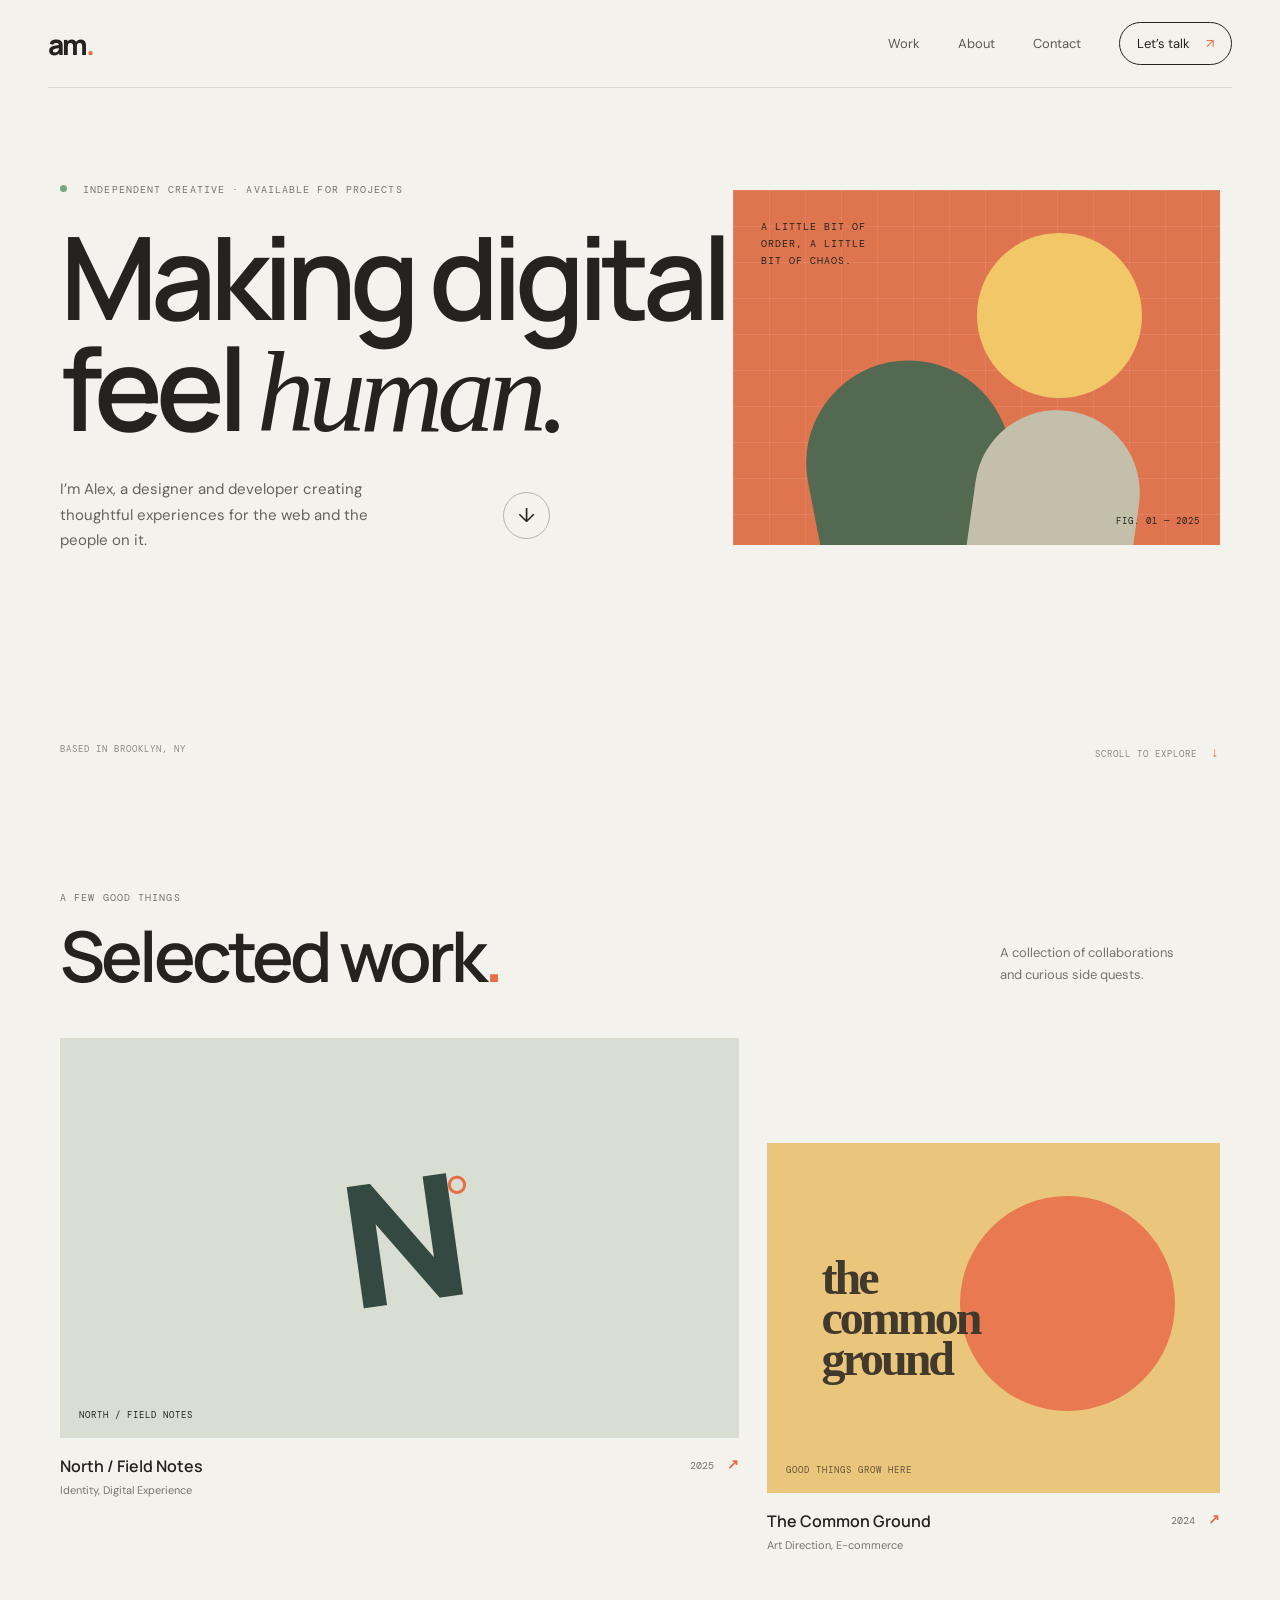
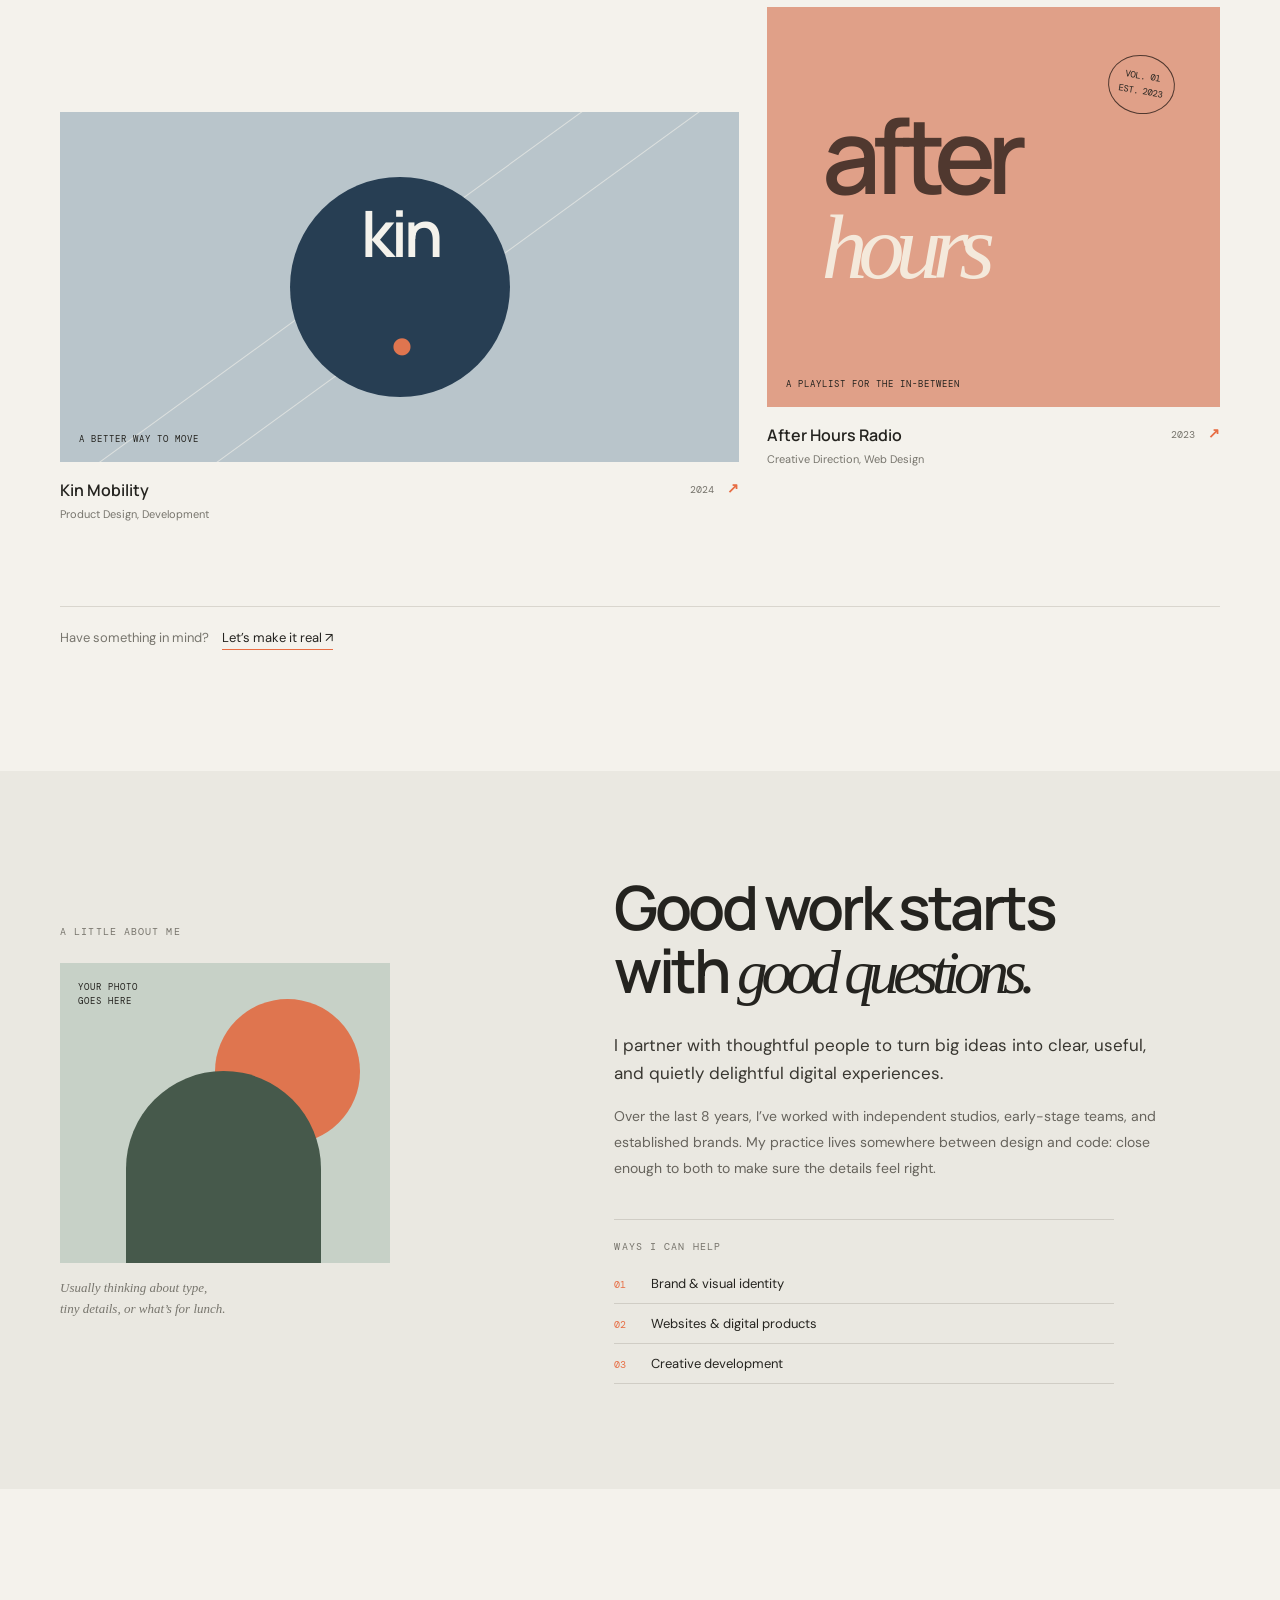
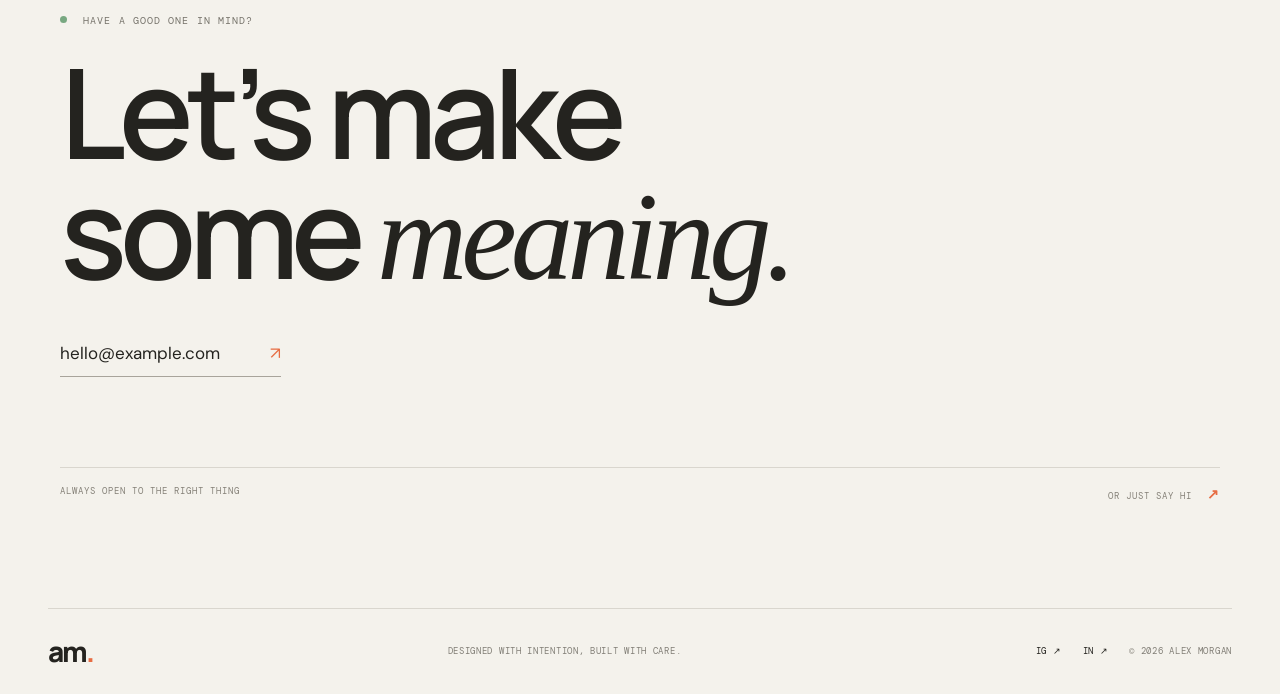
<file: index.html>
<!doctype html>
<html lang="en">
<head>
  <meta charset="utf-8">
  <meta name="viewport" content="width=device-width, initial-scale=1">
  <meta name="theme-color" content="#f4f2ec">
  <meta name="description" content="A creative portfolio showcasing thoughtful digital design and development.">
  <title>Alex Morgan — Designer & Developer</title>
  <link rel="preconnect" href="https://fonts.googleapis.com">
  <link rel="preconnect" href="https://fonts.gstatic.com" crossorigin>
  <link href="https://fonts.googleapis.com/css2?family=DM+Mono:wght@400;500&family=DM+Sans:wght@400;500;600;700&family=Manrope:wght@400;500;600;700;800&display=swap" rel="stylesheet">
  <link rel="stylesheet" href="style.css">
  <script src="main.js" defer></script>
</head>
<body>
  <header class="site-header">
    <a class="wordmark" href="#home" aria-label="Alex Morgan home">am<span>.</span></a>
    <button class="menu-toggle" aria-label="Open navigation" aria-expanded="false" aria-controls="main-nav"><span></span><span></span></button>
    <nav id="main-nav" class="main-nav" aria-label="Main navigation">
      <a href="#work">Work</a><a href="#about">About</a><a href="#contact">Contact</a>
      <a class="nav-cta" href="mailto:hello@example.com">Let’s talk <span>↗</span></a>
    </nav>
  </header>

  <main>
    <section class="hero section-wrap" id="home">
      <div class="hero-copy">
        <p class="eyebrow"><span class="status-dot"></span> INDEPENDENT CREATIVE · AVAILABLE FOR PROJECTS</p>
        <h1>Making digital<br>feel <span class="serif-word">human.</span></h1>
        <div class="hero-bottom">
          <p class="hero-intro">I’m Alex, a designer and developer creating thoughtful experiences for the web and the people on it.</p>
          <a class="round-link" href="#work" aria-label="Explore selected work">↓</a>
        </div>
      </div>
      <div class="hero-art" aria-label="Abstract colorful geometric artwork" role="img">
        <div class="art-grid"></div><div class="sun"></div><div class="arch arch-one"></div><div class="arch arch-two"></div>
        <div class="art-caption">A LITTLE BIT OF<br>ORDER, A LITTLE<br>BIT OF CHAOS.</div>
        <div class="art-index">FIG. 01 — 2025</div>
      </div>
      <div class="hero-meta"><span>BASED IN BROOKLYN, NY</span><span>SCROLL TO EXPLORE <b>↓</b></span></div>
    </section>

    <section class="work section-wrap" id="work">
      <div class="section-heading"><div><p class="eyebrow">A FEW GOOD THINGS</p><h2>Selected work<span class="accent">.</span></h2></div><p class="heading-note">A collection of collaborations<br>and curious side quests.</p></div>
      <div class="project-grid">
        <a class="project-card project-large" href="#contact">
          <div class="project-visual visual-north"><div class="north-shape">N<span>°</span></div><span class="visual-label">NORTH / FIELD NOTES</span></div>
          <div class="project-info"><div><h3>North / Field Notes</h3><p>Identity, Digital Experience</p></div><span class="project-year">2025 <b>↗</b></span></div>
        </a>
        <a class="project-card project-small" href="#contact">
          <div class="project-visual visual-common"><div class="common-sun"></div><span class="common-type">the<br>common<br>ground</span><span class="visual-label">GOOD THINGS GROW HERE</span></div>
          <div class="project-info"><div><h3>The Common Ground</h3><p>Art Direction, E-commerce</p></div><span class="project-year">2024 <b>↗</b></span></div>
        </a>
        <a class="project-card project-small" href="#contact">
          <div class="project-visual visual-kin"><div class="kin-circle">kin<span>•</span></div><div class="kin-lines"></div><span class="visual-label">A BETTER WAY TO MOVE</span></div>
          <div class="project-info"><div><h3>Kin Mobility</h3><p>Product Design, Development</p></div><span class="project-year">2024 <b>↗</b></span></div>
        </a>
        <a class="project-card project-large" href="#contact">
          <div class="project-visual visual-after"><div class="after-text">after<br><i>hours</i></div><span class="after-stamp">VOL. 01<br>EST. 2023</span><span class="visual-label">A PLAYLIST FOR THE IN-BETWEEN</span></div>
          <div class="project-info"><div><h3>After Hours Radio</h3><p>Creative Direction, Web Design</p></div><span class="project-year">2023 <b>↗</b></span></div>
        </a>
      </div>
      <a class="text-link" href="mailto:hello@example.com">Have something in mind? <span>Let’s make it real ↗</span></a>
    </section>

    <section class="about" id="about"><div class="section-wrap about-inner">
      <div class="about-side"><p class="eyebrow">A LITTLE ABOUT ME</p><div class="about-photo" role="img" aria-label="Abstract portrait placeholder"><div class="photo-sun"></div><div class="photo-shape"></div><span>YOUR PHOTO<br>GOES HERE</span></div><p class="photo-note">Usually thinking about type,<br>tiny details, or what’s for lunch.</p></div>
      <div class="about-copy"><h2>Good work starts<br>with <span class="serif-word">good questions.</span></h2><p class="about-lead">I partner with thoughtful people to turn big ideas into clear, useful, and quietly delightful digital experiences.</p><p>Over the last 8 years, I’ve worked with independent studios, early-stage teams, and established brands. My practice lives somewhere between design and code: close enough to both to make sure the details feel right.</p>
        <div class="services"><p class="eyebrow">WAYS I CAN HELP</p><div><span>01</span> Brand & visual identity</div><div><span>02</span> Websites & digital products</div><div><span>03</span> Creative development</div></div>
      </div>
    </div></section>

    <section class="contact section-wrap" id="contact"><p class="eyebrow"><span class="status-dot"></span> HAVE A GOOD ONE IN MIND?</p><h2>Let’s make<br>some <span class="serif-word">meaning.</span></h2><a class="contact-link" href="mailto:hello@example.com">hello@example.com <span>↗</span></a><div class="contact-foot"><span>ALWAYS OPEN TO THE RIGHT THING</span><span>OR JUST SAY HI <b>↗</b></span></div></section>
  </main>
  <footer class="site-footer"><a class="wordmark" href="#home">am<span>.</span></a><span>DESIGNED WITH INTENTION, BUILT WITH CARE.</span><div><a href="https://www.instagram.com/" aria-label="Instagram">IG ↗</a><a href="https://www.linkedin.com/" aria-label="LinkedIn">IN ↗</a><span>© <span id="year">2025</span> ALEX MORGAN</span></div></footer>
</body>
</html>
</file>
<file: style.css>
@import url('https://fonts.googleapis.com/css2?family=DM+Mono:wght@400;500&family=DM+Sans:wght@400;500;600;700&family=Manrope:wght@400;500;600;700;800&display=swap');

:root{--paper:#f4f2ec;--ink:#24231f;--muted:#77756d;--orange:#e76d43;--line:#d9d6ce;--mono:'DM Mono',monospace;--sans:'DM Sans',sans-serif;--display:'Manrope',sans-serif}*{box-sizing:border-box}html{scroll-behavior:smooth;scroll-padding-top:90px}body{margin:0;background:var(--paper);color:var(--ink);font-family:var(--sans);-webkit-font-smoothing:antialiased}a{color:inherit;text-decoration:none}.section-wrap{width:min(1160px,calc(100% - 96px));margin-inline:auto}.site-header{height:88px;width:min(1320px,calc(100% - 96px));margin:auto;display:flex;align-items:center;justify-content:space-between;border-bottom:1px solid var(--line);position:relative;z-index:5}.wordmark{font:800 28px var(--display);letter-spacing:-2px}.wordmark span,.accent{color:var(--orange)}.main-nav{display:flex;align-items:center;gap:38px;font-size:13px}.main-nav>a:not(.nav-cta){color:#5b5953;transition:color .2s}.main-nav>a:hover{color:var(--orange)}.nav-cta{border:1px solid var(--ink);padding:12px 17px;border-radius:99px}.nav-cta span{padding-left:13px;color:var(--orange)}.menu-toggle{display:none}.hero{padding-top:95px;position:relative;min-height:700px}.eyebrow{font:10px var(--mono);letter-spacing:1.1px;color:#77746c;margin:0 0 25px}.status-dot{display:inline-block;width:7px;height:7px;background:#78a881;border-radius:50%;margin:0 9px 1px 0}.hero h1,.contact h2{font:600 clamp(66px,9vw,118px)/.96 var(--display);letter-spacing:-7px;margin:0;position:relative;z-index:2}.serif-word{font-family:Georgia,serif;font-weight:400;font-style:italic;letter-spacing:-6px}.hero-copy{position:relative;z-index:2}.hero-bottom{display:flex;align-items:center;justify-content:space-between;width:490px;margin-top:30px}.hero-intro{max-width:340px;color:#66635c;font-size:15px;line-height:1.7;margin:0}.round-link{width:47px;height:47px;border:1px solid #b7b3aa;border-radius:50%;display:grid;place-items:center;font-size:20px;transition:.2s}.round-link:hover{background:var(--ink);color:white}.hero-art{height:355px;width:42%;position:absolute;right:0;top:102px;background:#df754f;overflow:hidden}.art-grid{position:absolute;inset:0;background-image:linear-gradient(#ffffff17 1px,transparent 1px),linear-gradient(90deg,#ffffff17 1px,transparent 1px);background-size:36px 36px}.sun{position:absolute;width:165px;height:165px;background:#f1c768;border-radius:50%;right:16%;top:12%;}.arch{position:absolute;bottom:-70px;width:205px;height:255px;border-radius:110px 110px 0 0;background:#536951}.arch-one{left:16%;transform:rotate(-11deg)}.arch-two{right:17%;background:#c4bfab;height:205px;width:165px;transform:rotate(8deg)}.art-caption{position:absolute;left:28px;top:28px;font:10px/1.7 var(--mono);letter-spacing:1px}.art-index{position:absolute;bottom:18px;right:20px;font:9px var(--mono);letter-spacing:1px}.hero-meta{position:absolute;bottom:27px;left:0;right:0;display:flex;justify-content:space-between;color:#8c8981;font:9px var(--mono);letter-spacing:1px}.hero-meta b{font-size:14px;color:var(--orange);margin-left:8px}.work{padding-top:103px;padding-bottom:125px}.section-heading{display:flex;align-items:end;justify-content:space-between;margin-bottom:47px}.section-heading .eyebrow{margin-bottom:16px}.section-heading h2,.about-copy h2{font:600 clamp(42px,6vw,70px)/1.02 var(--display);letter-spacing:-4px;margin:0}.heading-note{font-size:13px;line-height:1.7;color:var(--muted);margin:0 4% 5px 0}.project-grid{display:grid;grid-template-columns:1.2fr .8fr;gap:55px 28px;align-items:start}.project-card{display:block}.project-small{margin-top:105px}.project-visual{height:350px;position:relative;overflow:hidden;display:flex;align-items:center;justify-content:center}.project-large .project-visual{height:400px}.visual-label{position:absolute;left:19px;bottom:17px;font:9px var(--mono);letter-spacing:1px;z-index:2}.visual-north{background:#d9ded3}.north-shape{font:800 170px/.8 var(--display);letter-spacing:-16px;color:#344941;transform:rotate(-8deg)}.north-shape span{font:italic 60px Georgia;color:var(--orange);vertical-align:top}.visual-common{background:#e9c67b}.common-sun{position:absolute;width:215px;height:215px;border-radius:50%;background:#e87950;top:15%;right:10%}.common-type{position:absolute;z-index:1;left:12%;font:600 48px/.84 Georgia;color:#42392d;letter-spacing:-3px}.visual-common .visual-label{color:#68523a}.visual-kin{background:#b9c5cb}.kin-circle{width:220px;height:220px;border-radius:50%;background:#273e53;color:#f4f2ec;display:grid;place-items:center;font:600 64px var(--display);letter-spacing:-4px;position:relative;z-index:1}.kin-circle span{color:#df754f}.kin-lines{position:absolute;width:140%;height:70px;border:1px solid #f4f2ec99;transform:rotate(-36deg)}.visual-after{background:#e0a088;justify-content:flex-start;padding-left:12%}.after-text{font:600 104px/.77 var(--display);letter-spacing:-9px;color:#50382f}.after-text i{font:italic 92px Georgia;color:#f4e9db}.after-stamp{position:absolute;right:10%;top:12%;border:1px solid #50382f;padding:13px 10px;text-align:center;font:9px/1.7 var(--mono);border-radius:50%;transform:rotate(9deg)}.project-info{display:flex;justify-content:space-between;padding-top:17px}.project-info h3{font:600 16px var(--display);margin:0 0 6px}.project-info p,.project-year{font-size:11px;color:var(--muted);margin:0}.project-year{font:10px var(--mono)}.project-year b{font-size:14px;color:var(--orange);margin-left:7px}.text-link{display:block;border-top:1px solid var(--line);margin-top:85px;padding-top:22px;font-size:13px;color:var(--muted)}.text-link span{color:var(--ink);margin-left:10px;border-bottom:1px solid var(--orange);padding-bottom:3px}.about{background:#eae8e1;padding:105px 0}.about-inner{display:grid;grid-template-columns:.8fr 1.2fr;gap:13%;align-items:center}.about-photo{height:300px;max-width:330px;background:#c7d1c7;position:relative;overflow:hidden;display:grid;place-items:center}.photo-sun{position:absolute;width:145px;height:145px;border-radius:50%;background:#df754f;right:9%;top:12%}.photo-shape{position:absolute;width:195px;height:240px;background:#46594b;border-radius:100px 100px 0 0;bottom:-48px;left:20%}.about-photo span{z-index:1;position:absolute;left:18px;top:18px;font:9px/1.5 var(--mono);letter-spacing:1px}.photo-note{font:italic 13px/1.6 Georgia;color:var(--muted);margin:15px 0}.about-copy h2{font-size:clamp(40px,5vw,61px);letter-spacing:-3.5px;margin-bottom:27px}.about-copy>p{font-size:14px;line-height:1.85;color:#66635c;max-width:570px}.about-copy .about-lead{font-size:17px;line-height:1.65;color:#383630;max-width:560px}.services{margin-top:37px;border-top:1px solid #d0cdc5;padding-top:20px;max-width:500px}.services .eyebrow{margin-bottom:11px}.services div{border-bottom:1px solid #d0cdc5;padding:11px 0;font-size:13px}.services div span{font:10px var(--mono);color:var(--orange);margin-right:22px}.contact{padding-top:125px;padding-bottom:105px;position:relative}.contact h2{font-size:clamp(70px,10vw,125px)}.contact .eyebrow{margin-bottom:25px}.contact-link{display:inline-flex;align-items:center;gap:50px;border-bottom:1px solid #a8a49b;padding:12px 0;margin-top:33px;font-size:17px}.contact-link span{color:var(--orange)}.contact-foot{border-top:1px solid var(--line);margin-top:90px;padding-top:17px;display:flex;justify-content:space-between;font:9px var(--mono);letter-spacing:1px;color:#858178}.contact-foot b{font-size:14px;color:var(--orange);margin-left:9px}.site-footer{min-height:86px;width:min(1320px,calc(100% - 96px));margin:auto;border-top:1px solid var(--line);display:flex;align-items:center;justify-content:space-between}.site-footer>span,.site-footer div{font:9px var(--mono);letter-spacing:.7px;color:#827f77}.site-footer div{display:flex;gap:21px;align-items:center}.site-footer a:not(.wordmark){color:var(--ink)}

@media(max-width:760px){.section-wrap,.site-header,.site-footer{width:calc(100% - 40px)}.site-header{height:70px}.menu-toggle{display:flex;background:none;border:0;width:40px;height:40px;flex-direction:column;justify-content:center;gap:6px;align-items:center;cursor:pointer}.menu-toggle span{width:20px;height:1px;background:var(--ink);transition:transform .2s}.menu-toggle[aria-expanded=true] span:first-child{transform:translateY(3.5px) rotate(45deg)}.menu-toggle[aria-expanded=true] span:last-child{transform:translateY(-3.5px) rotate(-45deg)}.main-nav{display:none;position:absolute;top:69px;left:-20px;right:-20px;background:var(--paper);padding:22px 20px 28px;border-bottom:1px solid var(--line);flex-direction:column;align-items:stretch;gap:0}.main-nav.is-open{display:flex}.main-nav>a{padding:13px 0}.main-nav .nav-cta{margin-top:8px;text-align:center}.hero{padding-top:65px;min-height:870px}.hero h1{font-size:clamp(62px,13vw,92px);letter-spacing:-5px}.serif-word{letter-spacing:-4px}.hero-bottom{width:auto;gap:18px}.hero-intro{font-size:14px;max-width:290px}.round-link{flex:none}.hero-art{top:440px;left:0;right:auto;width:100%;height:330px}.hero-meta{bottom:20px;font-size:8px}.work{padding-top:75px;padding-bottom:85px}.section-heading{align-items:start;gap:20px;flex-direction:column;margin-bottom:30px}.section-heading h2{font-size:54px}.heading-note br{display:none}.project-grid{grid-template-columns:1fr;gap:34px}.project-small{margin-top:0}.project-visual,.project-large .project-visual{height:340px}.north-shape{font-size:150px}.text-link{margin-top:50px;line-height:1.8}.about{padding:75px 0}.about-inner{grid-template-columns:1fr;gap:37px}.about-photo{width:100%;max-width:none;height:280px}.about-copy h2{font-size:45px}.contact{padding-top:85px;padding-bottom:75px}.contact h2{font-size:clamp(66px,14vw,94px);letter-spacing:-5px}.contact-link{font-size:15px;gap:30px}.contact-foot{margin-top:65px;gap:15px;font-size:8px}.site-footer{min-height:120px;flex-wrap:wrap;padding:20px 0;gap:10px}.site-footer>span{order:3;width:100%}.site-footer div{gap:12px;font-size:8px}}@media(prefers-reduced-motion:reduce){html{scroll-behavior:auto}*,*::before,*::after{transition:none!important}}
</file>
